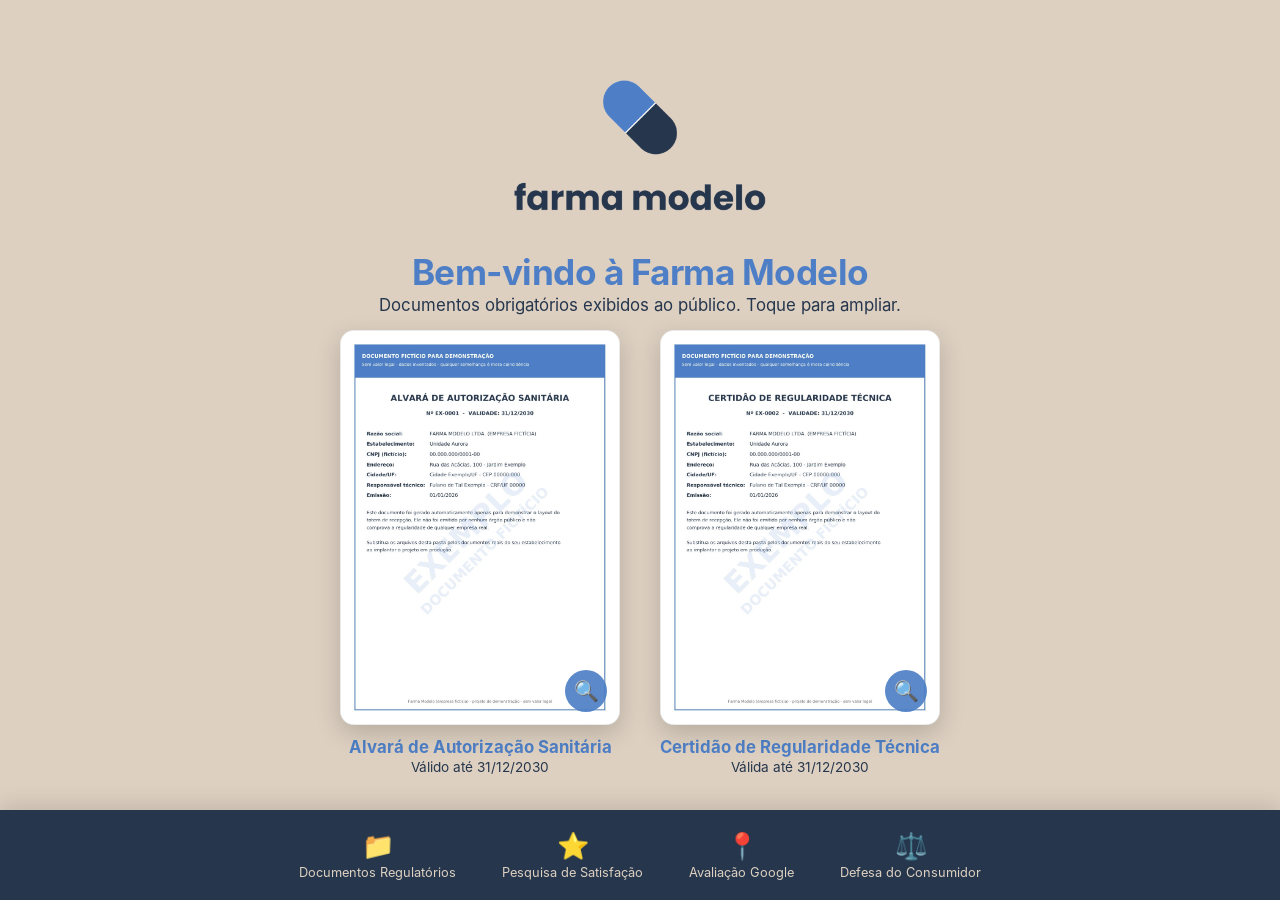
<file: index.html>
<!DOCTYPE html>
<html lang="pt-BR">

<head>
<meta charset="UTF-8">
<meta name="viewport" content="width=device-width, initial-scale=1.0">

<title>Farma Modelo x Cliente</title>

<link rel="stylesheet" href="css/style.css">
</head>

<script src="js/script.js"></script>

<script src="js/cursor.js"></script>

<body class="pagina-inicial">

<div class="container">

    <img src="imagens/logo.png"
         alt="Farma Modelo"
         class="logo">

    <h1>Bem-vindo à Farma Modelo</h1>

    <p class="subtitulo">
        Documentos obrigatórios exibidos ao público. Toque para ampliar.
    </p>

    <div class="documentos-destaque">

        <a class="documento-card"
           href="visualizar-pdf.html?arquivo=pdfs/principais/alvara-sanitario.pdf&origem=index.html">

            <div class="documento-moldura">
                <img src="imagens/miniaturas/alvara-sanitario.jpg"
                     alt="Alvará de Autorização Sanitária">
                <div class="documento-lupa">🔍</div>
            </div>

            <div class="documento-titulo">Alvará de Autorização Sanitária</div>
            <div class="documento-validade">Válido até 31/12/2030</div>

        </a>

        <a class="documento-card"
           href="visualizar-pdf.html?arquivo=pdfs/principais/certidao-regularidade.pdf&origem=index.html">

            <div class="documento-moldura">
                <img src="imagens/miniaturas/certidao-regularidade.jpg"
                     alt="Certidão de Regularidade Técnica">
                <div class="documento-lupa">🔍</div>
            </div>

            <div class="documento-titulo">Certidão de Regularidade Técnica</div>
            <div class="documento-validade">Válida até 31/12/2030</div>

        </a>

    </div>

</div>

<div class="barra-navegacao">

    <a class="nav-btn" href="documentos.html">
        <span class="nav-icone">📁</span>
        Documentos Regulatórios
    </a>

    <a class="nav-btn" href="pesquisa.html">
        <span class="nav-icone">⭐</span>
        Pesquisa de Satisfação
    </a>

    <button class="nav-btn" onclick="abrirQRCode()">
        <span class="nav-icone">📍</span>
        Avaliação Google
    </button>

    <a class="nav-btn" href="visualizar-pdf.html?arquivo=pdfs/cdc.pdf&origem=index.html">
        <span class="nav-icone">⚖️</span>
        Defesa do Consumidor
    </a>

</div>

<div id="modalQR" class="modal">

    <div class="modal-content">

        <h2>Avalie sua experiência</h2>

        <p>
            Escaneie o QR Code com a câmera do seu celular
            e deixe sua avaliação no Google.
        </p>

        <img src="imagens/qrcode.png"
             alt="QR Code Avaliação Google">

        <br>

        <button onclick="fecharQRCode()">
            Fechar
        </button>

    </div>

</div>

</body>
</html>
</file>
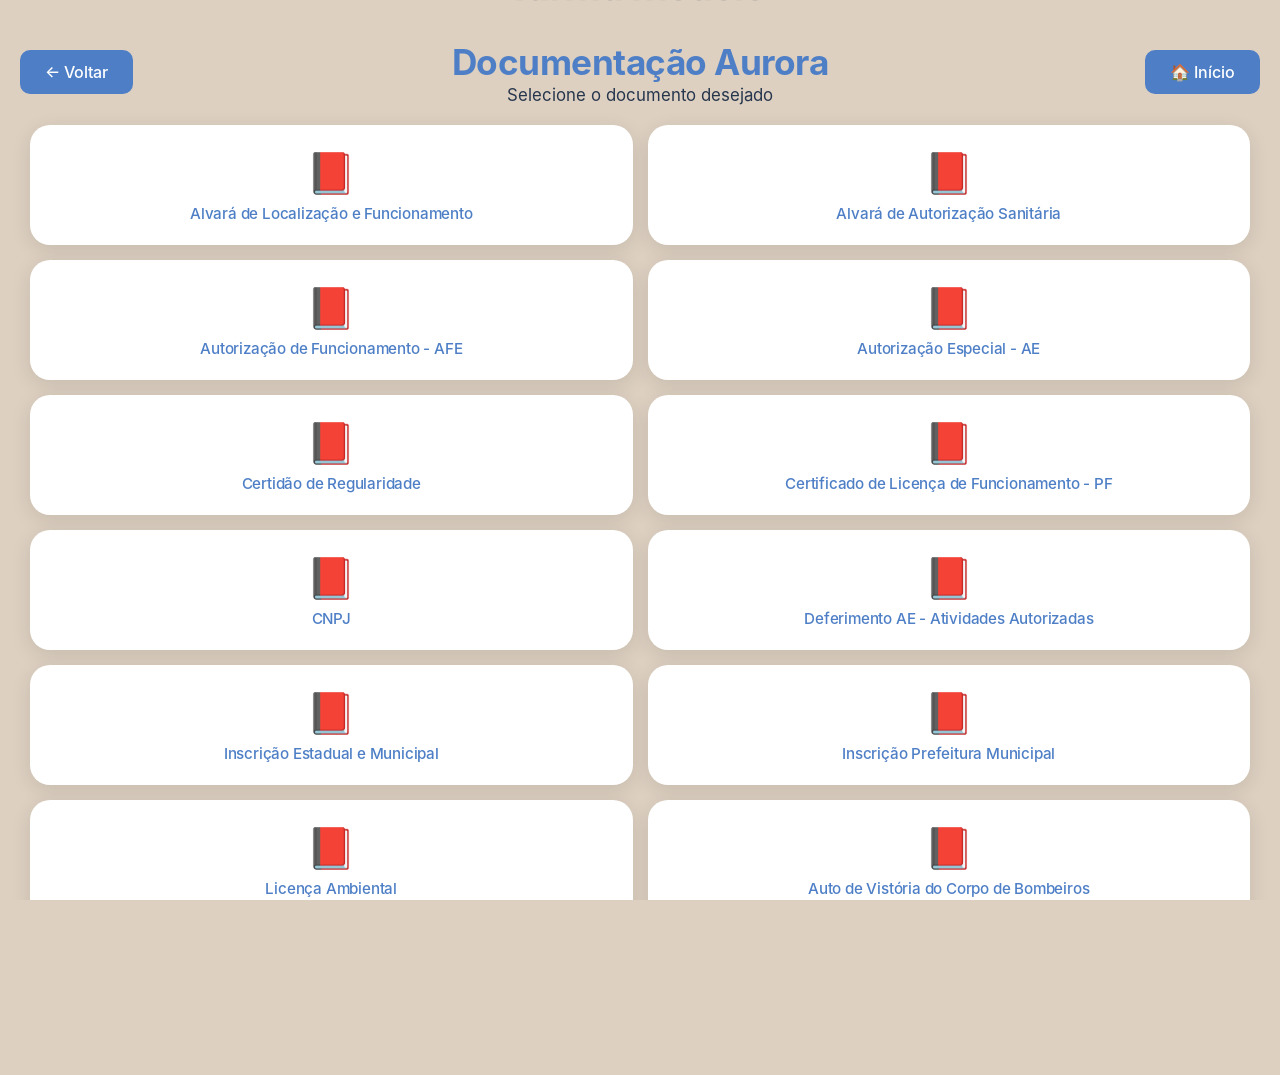
<file: aurora.html>
<!DOCTYPE html>
<html lang="pt-BR">

<head>

<meta charset="UTF-8">
<meta name="viewport" content="width=device-width, initial-scale=1.0">

<title>Documentação Aurora</title>

<link rel="stylesheet" href="css/style.css">

</head>

<script src="js/script.js"></script>

<script src="js/inatividade.js"></script>

<script src="js/cursor.js"></script>

<body>

<a href="documentos.html" class="botao-voltar">
    ← Voltar
</a>

<a href="index.html" class="botao-home">
    🏠 Início
</a>

<div class="container">

    <img src="imagens/logo.png"
         alt="Farma Modelo"
         class="logo">

    <h1>Documentação Aurora</h1>

    <p class="subtitulo">
        Selecione o documento desejado
    </p>

    <div class="documentos-grid">

        <a class="card"
           href="visualizar-pdf.html?arquivo=pdfs/aurora/alvara-funcionamento-aurora.pdf&origem=aurora.html">

            <div class="icone">📕</div>

            <div class="titulo">
                Alvará de Localização e Funcionamento
            </div>

        </a>

        <a class="card"
           href="visualizar-pdf.html?arquivo=pdfs/aurora/alvara-sanitario-aurora.pdf&origem=aurora.html">

            <div class="icone">📕</div>

            <div class="titulo">
                Alvará de Autorização Sanitária
            </div>

        </a>


        <a class="card"
           href="visualizar-pdf.html?arquivo=pdfs/aurora/autorizacao-afe-aurora.pdf&origem=aurora.html">

            <div class="icone">📕</div>

            <div class="titulo">
                Autorização de Funcionamento - AFE
            </div>

        </a>


        <a class="card"
           href="visualizar-pdf.html?arquivo=pdfs/aurora/autorizacao-especial-ae-aurora.pdf&origem=aurora.html">

            <div class="icone">📕</div>

            <div class="titulo">
                Autorização Especial - AE
            </div>

        </a>


        <a class="card"
           href="visualizar-pdf.html?arquivo=pdfs/aurora/certidao-regularidade-aurora.pdf&origem=aurora.html">

            <div class="icone">📕</div>

            <div class="titulo">
                Certidão de Regularidade
            </div>

        </a>


        <a class="card"
           href="visualizar-pdf.html?arquivo=pdfs/aurora/certificado-policia-federal-aurora.pdf&origem=aurora.html">

            <div class="icone">📕</div>

            <div class="titulo">
                Certificado de Licença de Funcionamento - PF
            </div>

        </a>


        <a class="card"
           href="visualizar-pdf.html?arquivo=pdfs/aurora/cnpj-aurora.pdf&origem=aurora.html">

            <div class="icone">📕</div>

            <div class="titulo">
                CNPJ
            </div>

        </a>


        <a class="card"
           href="visualizar-pdf.html?arquivo=pdfs/aurora/deferimento-ae-autorizadas.pdf&origem=aurora.html">
            <div class="icone">📕</div>

            <div class="titulo">
                Deferimento AE - Atividades Autorizadas
            </div>

        </a>


        <a class="card"
           href="visualizar-pdf.html?arquivo=pdfs/aurora/inscricao-municipal-estadual-aurora.pdf&origem=aurora.html">

            <div class="icone">📕</div>

            <div class="titulo">
                Inscrição Estadual e Municipal
            </div>

        </a>


        <a class="card"
           href="visualizar-pdf.html?arquivo=pdfs/aurora/inscricao-prefeitura-aurora.pdf&origem=aurora.html">

            <div class="icone">📕</div>

            <div class="titulo">
                Inscrição Prefeitura Municipal
            </div>

        </a>


        <a class="card"
           href="visualizar-pdf.html?arquivo=pdfs/aurora/licenca-ambiental-aurora.pdf&origem=aurora.html">

            <div class="icone">📕</div>

            <div class="titulo">
                Licença Ambiental
            </div>

        </a>


        <a class="card"
           href="visualizar-pdf.html?arquivo=pdfs/aurora/vistoria-bombeiro-aurora.pdf&origem=aurora.html">

            <div class="icone">📕</div>

            <div class="titulo">
                Auto de Vistória do Corpo de Bombeiros
            </div>

        </a>


        <a class="card"
           href="visualizar-pdf.html?arquivo=pdfs/aurora/protocolo-exercito-aurora.pdf&origem=aurora.html">

            <div class="icone">📕</div>

            <div class="titulo">
                 Protocolo de Revalidação do Exército
            </div>

        </a>


    </div>

</div>



</body>
</html>
</file>
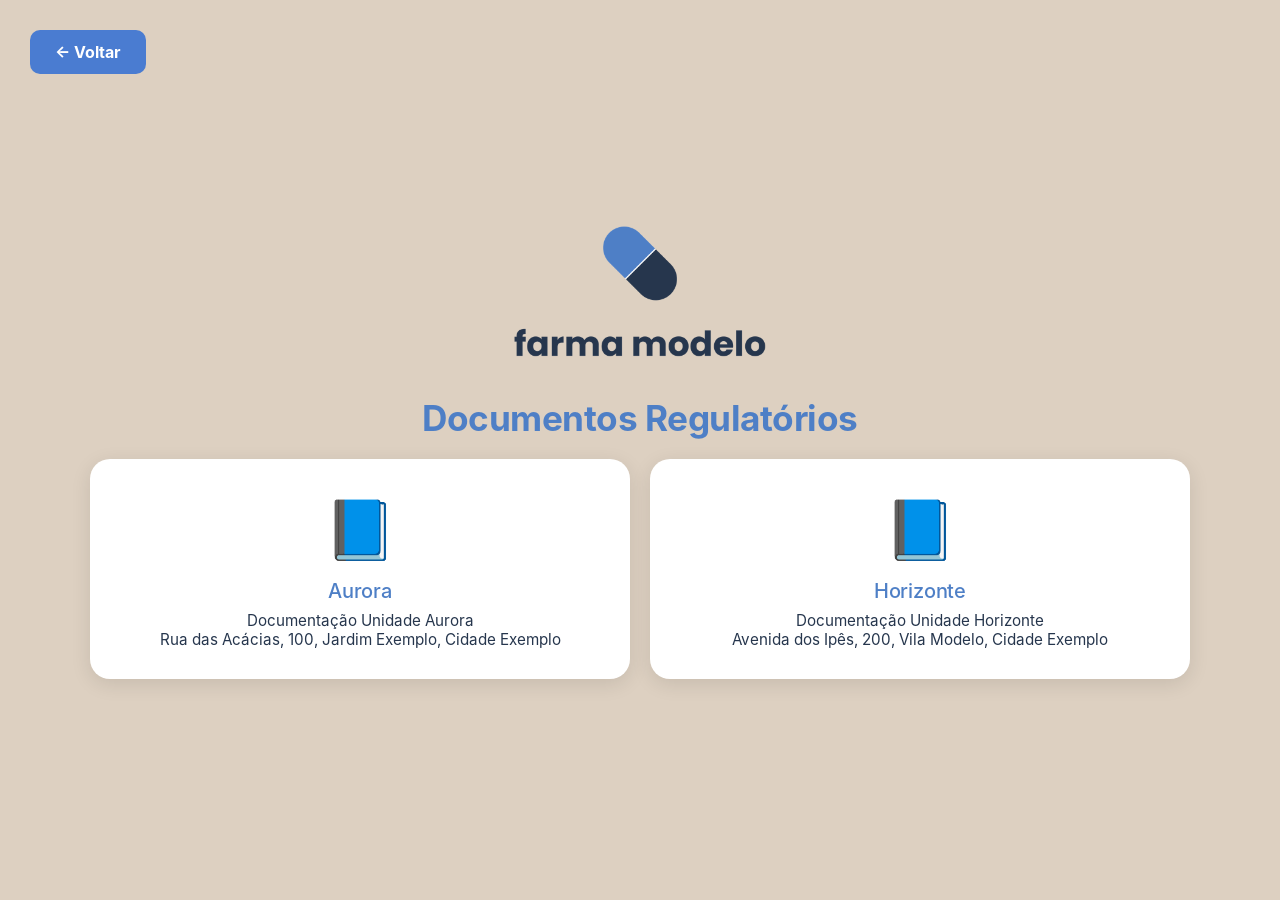
<file: documentos.html>
<!DOCTYPE html>
<html lang="pt-BR">
<head>

<meta charset="UTF-8">
<meta name="viewport" content="width=device-width, initial-scale=1.0">

<title>Documentos Regulatórios</title>

<link rel="stylesheet" href="css/style.css">

<style>

.botao-voltar{
    position:absolute;
    top:30px;
    left:30px;

    background:#4A7CD1;
    color:white;

    padding:12px 25px;

    border-radius:10px;

    text-decoration:none;

    font-weight:bold;
}

</style>

</head>

<script src="js/script.js"></script>

<script src="js/inatividade.js"></script>

<script src="js/cursor.js"></script>

<body>

<a href="index.html" class="botao-voltar">
    ← Voltar
</a>

<div class="container">

    <img src="imagens/logo.png"
         alt="Farma Modelo"
         class="logo">

    <h1>Documentos Regulatórios</h1>

    <p class="subtitulo">
     
    </p>

    <div class="cards">

       <a class="card" href="aurora.html">

    <div class="icone">📘</div>

    <div class="titulo">
        Aurora
    </div>

            <div class="descricao">
                Documentação Unidade Aurora <br>
                Rua das Acácias, 100, Jardim Exemplo, Cidade Exemplo
            </div>

        </a>

        <a class="card" href="horizonte.html">

    <div class="icone">📘</div>

    <div class="titulo">
        Horizonte
    </div>

            <div class="descricao">
                Documentação Unidade Horizonte <br>
                Avenida dos Ipês, 200, Vila Modelo, Cidade Exemplo
            </div>

        </a>

    </div>

</div>


</body>
</html>
</file>
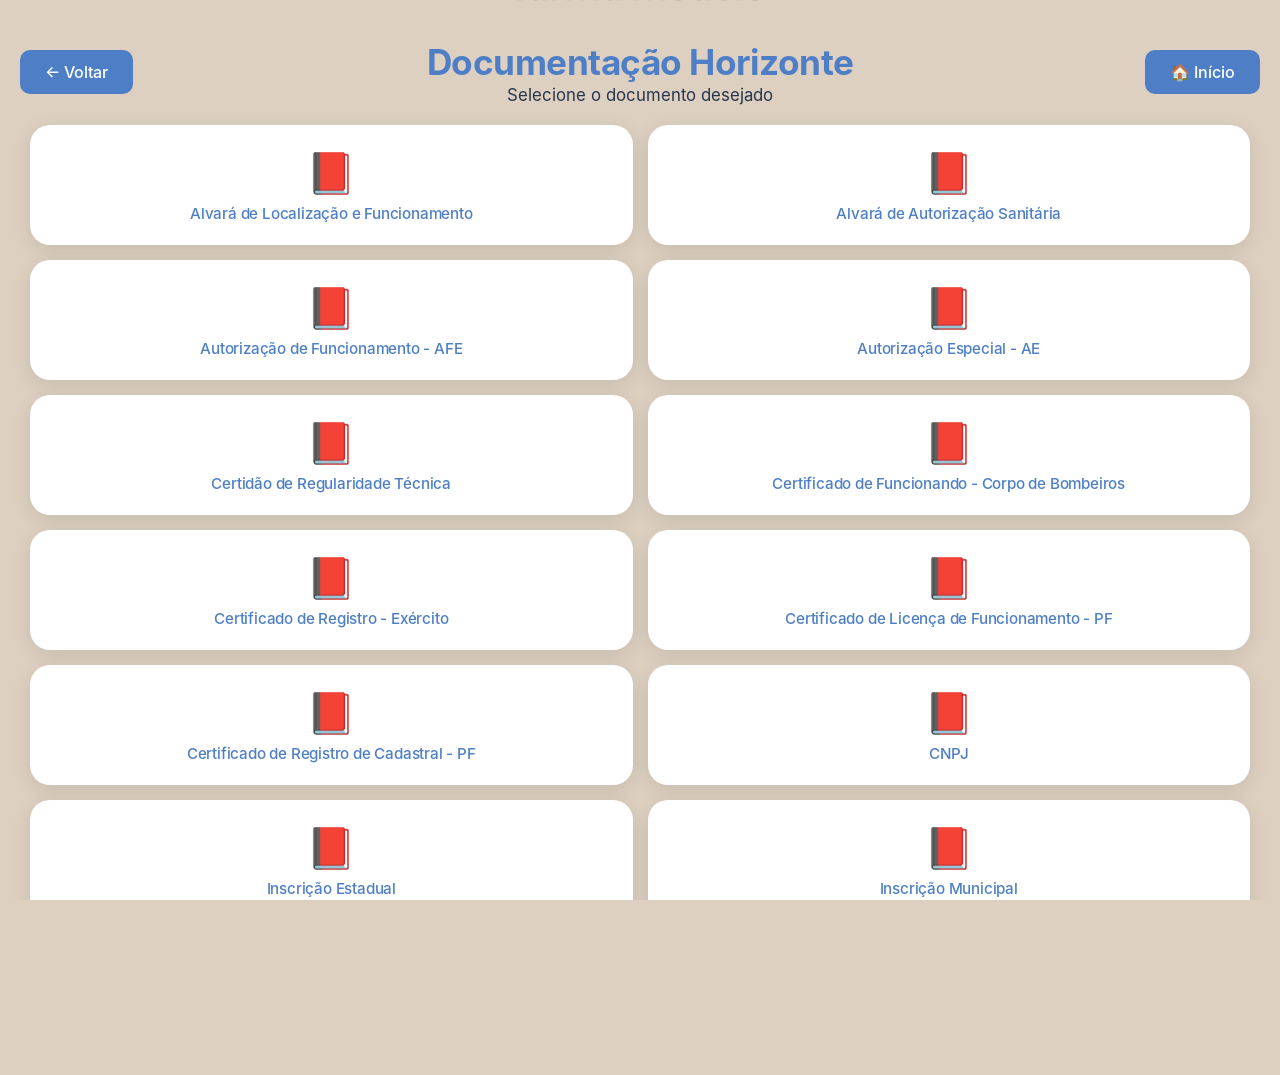
<file: horizonte.html>
<!DOCTYPE html>
<html lang="pt-BR">

<head>

<meta charset="UTF-8">
<meta name="viewport" content="width=device-width, initial-scale=1.0">

<title>Documentação Horizonte</title>

<link rel="stylesheet" href="css/style.css">

</head>

<script src="js/script.js"></script>

<script src="js/inatividade.js"></script>

<script src="js/cursor.js"></script>

<body>

<a href="documentos.html" class="botao-voltar">
    ← Voltar
</a>

<a href="index.html" class="botao-home">
    🏠 Início
</a>

<div class="container">

    <img src="imagens/logo.png"
         alt="Farma Modelo"
         class="logo">

    <h1>Documentação Horizonte</h1>

    <p class="subtitulo">
        Selecione o documento desejado
    </p>

    <div class="documentos-grid">

        <a class="card"
           href="visualizar-pdf.html?arquivo=pdfs/horizonte/alvara-funcionamento-horizonte.pdf&origem=horizonte.html">

            <div class="icone">📕</div>

            <div class="titulo">
                Alvará de Localização e Funcionamento
            </div>


        </a>

         <a class="card"
           href="visualizar-pdf.html?arquivo=pdfs/horizonte/alvara-sanitario-horizonte.pdf&origem=horizonte.html">

            <div class="icone">📕</div>

            <div class="titulo">
                Alvará de Autorização Sanitária
            </div>

        </a>


        <a class="card"
           href="visualizar-pdf.html?arquivo=pdfs/horizonte/autorizacao-afe-horizonte.pdf&origem=horizonte.html">

            <div class="icone">📕</div>

            <div class="titulo">
                Autorização de Funcionamento - AFE
            </div>

        </a>


        <a class="card"
           href="visualizar-pdf.html?arquivo=pdfs/horizonte/autorizacao-especial-ae-horizonte.pdf&origem=horizonte.html">

            <div class="icone">📕</div>

            <div class="titulo">
                Autorização Especial - AE
            </div>

        </a>


        <a class="card"
           href="visualizar-pdf.html?arquivo=pdfs/horizonte/certidao-regularidade-tecnica-horizonte.pdf&origem=horizonte.html">

            <div class="icone">📕</div>

            <div class="titulo">
                Certidão de Regularidade Técnica 
            </div>

        </a>


        <a class="card"
           href="visualizar-pdf.html?arquivo=pdfs/horizonte/certificado-bombeiros-horizonte.pdf&origem=horizonte.html">

            <div class="icone">📕</div>

            <div class="titulo">
                Certificado de Funcionando - Corpo de Bombeiros 
            </div>

        </a>


        <a class="card"
           href="visualizar-pdf.html?arquivo=pdfs/horizonte/certificado-exercito-horizonte.pdf&origem=horizonte.html">

            <div class="icone">📕</div>

            <div class="titulo">
                Certificado de Registro - Exército
            </div>

        </a>


        <a class="card"
           href="visualizar-pdf.html?arquivo=pdfs/horizonte/certificado-licenca-pf-horizonte.pdf&origem=horizonte.html">

            <div class="icone">📕</div>

            <div class="titulo">
                Certificado de Licença de Funcionamento - PF
            </div>

        </a>


         <a class="card"
           href="visualizar-pdf.html?arquivo=pdfs/horizonte/certificado-registro-pf-horizonte.pdf&origem=horizonte.html">

            <div class="icone">📕</div>

            <div class="titulo">
                Certificado de Registro de Cadastral - PF
            </div>

        </a>


         <a class="card"
           href="visualizar-pdf.html?arquivo=pdfs/horizonte/cnpj-horizonte.pdf&origem=horizonte.html">

            <div class="icone">📕</div>

            <div class="titulo">
                CNPJ
            </div>

        </a>


         <a class="card"
           href="visualizar-pdf.html?arquivo=pdfs/horizonte/inscricao-estadual-horizonte.pdf&origem=horizonte.html">

            <div class="icone">📕</div>

            <div class="titulo">
                Inscrição Estadual
            </div>

        </a>


        <a class="card"
           href="visualizar-pdf.html?arquivo=pdfs/horizonte/inscricao-municipal-horizonte.pdf&origem=horizonte.html">

            <div class="icone">📕</div>

            <div class="titulo">
                Inscrição Municipal
            </div>

        </a>


        <a class="card"
           href="visualizar-pdf.html?arquivo=pdfs/horizonte/licenca-ambiental-horizonte.pdf&origem=horizonte.html">

            <div class="icone">📕</div>

            <div class="titulo">
                Licença Ambiental
            </div>

        </a>

    </div>

</div>


</body>
</html>
</file>
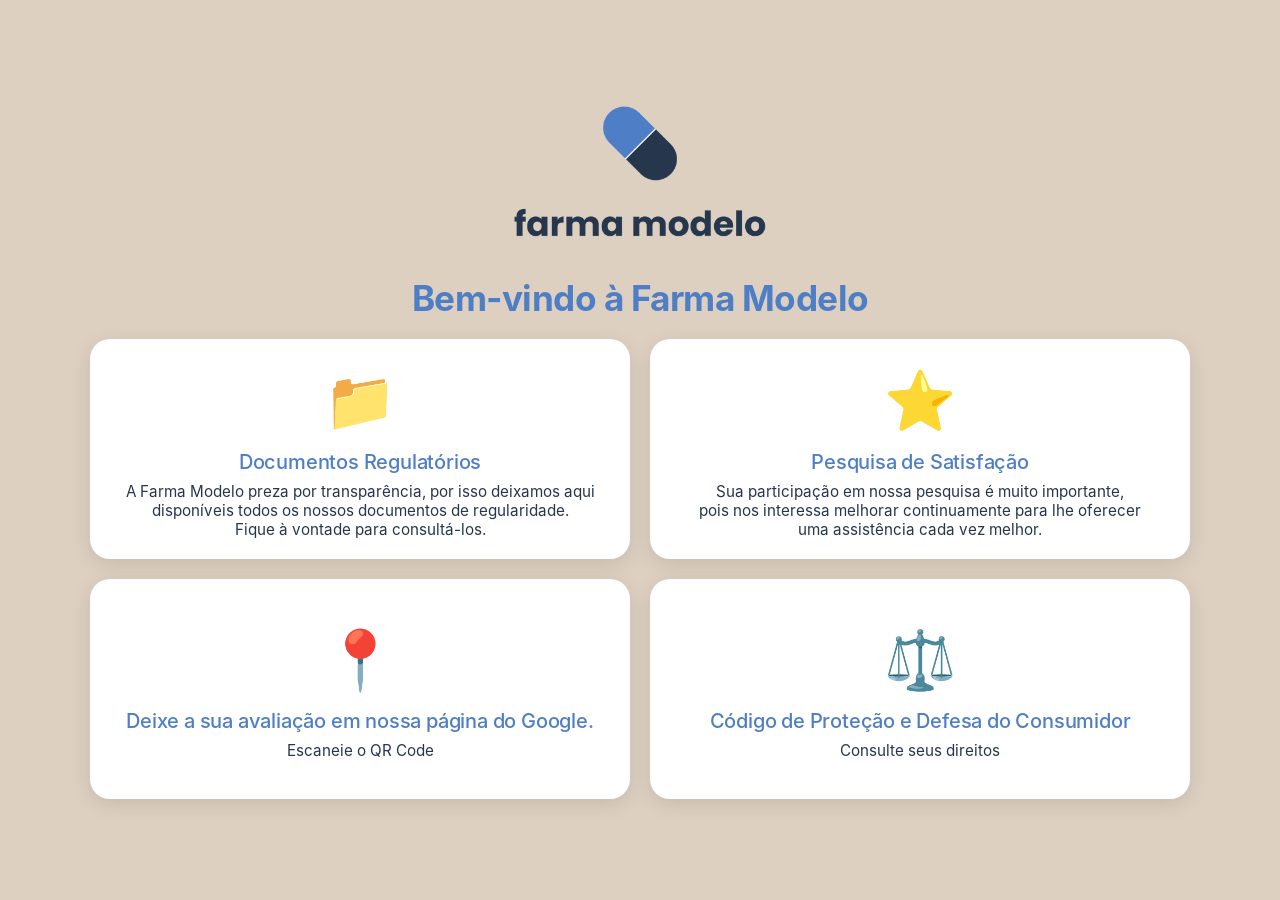
<file: index-2.html>
<!DOCTYPE html>
<html lang="pt-BR">

<head>
<meta charset="UTF-8">
<meta name="viewport" content="width=device-width, initial-scale=1.0">

<title>Farma Modelo x Cliente</title>

<link rel="stylesheet" href="css/style.css">
</head>

<script src="js/script.js"></script>

<script src="js/cursor.js"></script>

<body>

<div class="container">

    <img src="imagens/logo.png"
         alt="Farma Modelo"
         class="logo">

    <h1>Bem-vindo à Farma Modelo</h1>

    <p class="subtitulo">
        
    </p>

    <div class="cards">

        <a class="card" href="documentos.html">

            <div class="icone">📁</div>
            <div class="titulo">Documentos Regulatórios</div>
            <div class="descricao">
                A Farma Modelo preza por transparência, por isso deixamos aqui <br>
                 disponíveis todos os nossos documentos de regularidade. <br>
                 Fique à vontade para consultá-los.
            </div>

        </a>

        <a class="card"
   href="pesquisa.html">

            <div class="icone">⭐</div>
            <div class="titulo">Pesquisa de Satisfação</div>
            <div class="descricao">
                Sua participação em nossa pesquisa é muito importante, <br>
                 pois nos interessa melhorar continuamente para lhe oferecer <br>
                 uma assistência cada vez melhor.
            </div>

        </a>

        <button class="card"
                onclick="abrirQRCode()">

            <div class="icone">📍</div>
            <div class="titulo">Deixe a sua avaliação em nossa página do Google.</div>
            <div class="descricao">
                Escaneie o QR Code
            </div>

        </button>

        <a class="card"
   href="visualizar-pdf.html?arquivo=pdfs/cdc.pdf&origem=index.html">

            <div class="icone">⚖️</div>
            <div class="titulo">Código de Proteção e Defesa do Consumidor</div>
            <div class="descricao">
                Consulte seus direitos
            </div>

        </a>

    </div>

</div>

<div id="modalQR" class="modal">

    <div class="modal-content">

        <h2>Avalie sua experiência</h2>

        <p>
            Escaneie o QR Code com a câmera do seu celular
            e deixe sua avaliação no Google.
        </p>

        <img src="imagens/qrcode.png"
             alt="QR Code Avaliação Google">

        <br>

        <button onclick="fecharQRCode()">
            Fechar
        </button>

    </div>

</div>

</body>
</html>
</file>
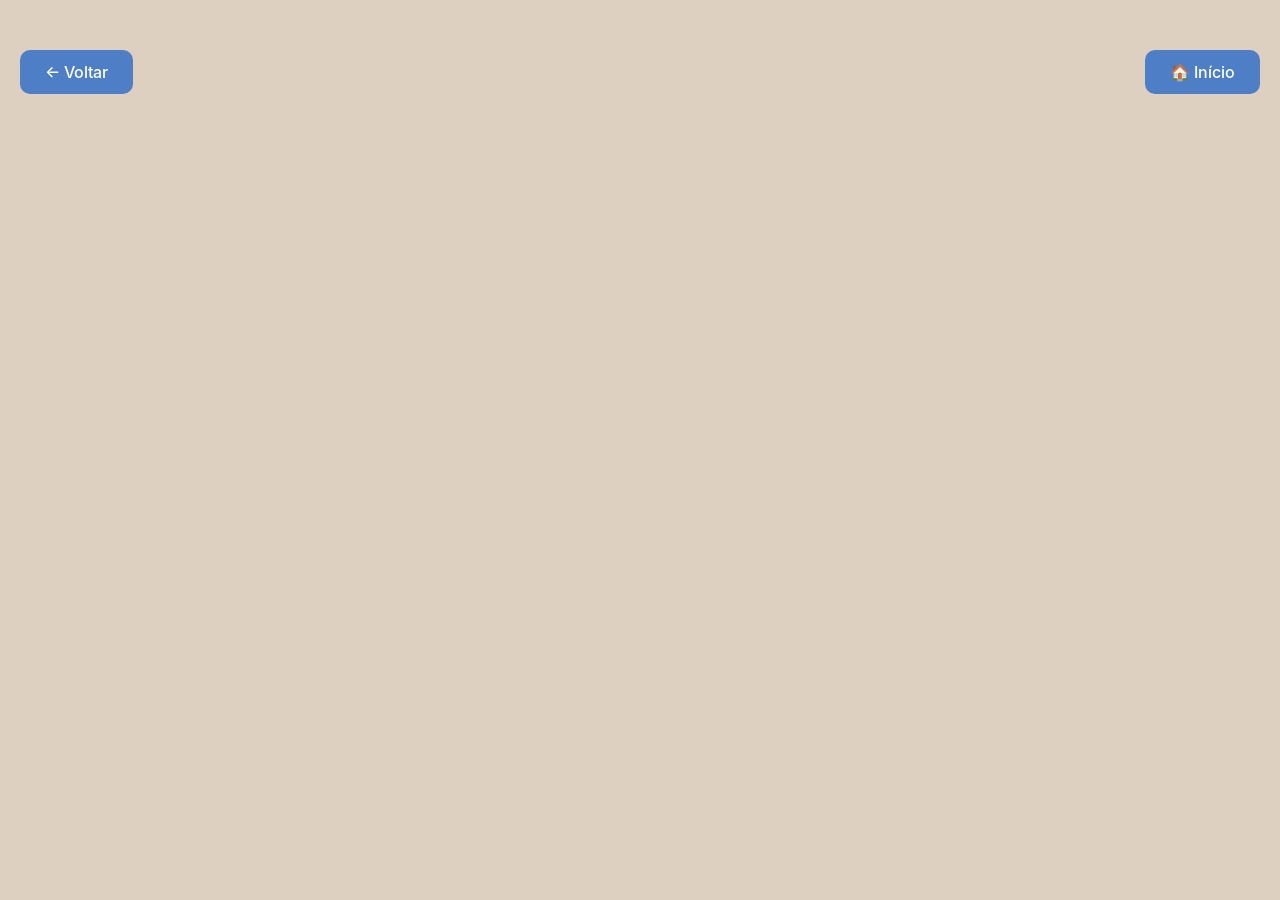
<file: pesquisa.html>
<!DOCTYPE html>
<html lang="pt-BR">

<head>
    <meta charset="UTF-8">
    <meta name="viewport" content="width=device-width, initial-scale=1.0">
    <title>Pesquisa de Satisfação</title>

    <link rel="stylesheet" href="css/style.css">

    <style>
        iframe {
            width: 100%;
            height: calc(100vh - 80px);
            margin-top: 80px;
            border: none;
        }
    </style>
</head>

<body>

    <a href="index.html" class="botao-voltar">
        ← Voltar
    </a>

    <a href="index.html" class="botao-home">
        🏠 Início
    </a>

    <!-- Substitua SEU_ID_DO_FORMULARIO pelo ID do seu Google Forms (ou outra URL de pesquisa) -->
    <iframe src="https://docs.google.com/forms/d/e/SEU_ID_DO_FORMULARIO/viewform?embedded=true">
    </iframe>

    <!-- SCRIPTS -->
    <script src="js/script.js"></script>
    <script src="js/inatividade.js"></script>
    <script src="js/cursor.js"></script>

</body>

</html>
</file>
<file: css/style.css>
/* ============================= */

/* FONTES */

/* ============================= */



@font-face {
    font-family: 'Inter';
    src: url('../fontes/Inter-Regular.otf') format('opentype');
    font-weight: 400;
    font-style: normal;
}

@font-face {
    font-family: 'Inter';
    src: url('../fontes/Inter-Medium.otf') format('opentype');
    font-weight: 500;
    font-style: normal;
}

@font-face {
    font-family: 'Inter';
    src: url('../fontes/Inter-Bold.otf') format('opentype');
    font-weight: 700;
    font-style: normal;
}

/* ============================= */

/* RESET */

/* ============================= */



*{

    margin:0;

    padding:0;

    box-sizing:border-box;

    font-family: 'Inter', Arial, sans-serif;

}



/* ============================= */

/* BODY */

/* ============================= */



html,

body{



    width:100vw;



    height:100vh;



    margin:0;



    padding:0;



    overflow:auto;



    box-sizing: border-box;



}



body{



    background:#DDD0C1;



    display:flex;



    justify-content:center;



    align-items:center;



    color:#4e7fc6;



    animation:fade .35s ease;

}



@keyframes fade{



    from{



        opacity:0;



    }



    to{



        opacity:1;



    }



}



/* ============================= */

/* CONTAINER */

/* ============================= */



.container{



    width:100%;



    max-width:1600px;



    text-align:center;



    padding:0px 30px 20px 30px;



}



/* ============================= */

/* LOGO */

/* ============================= */



.logo{



    width:730px;



    max-width:75%;



    margin-bottom:0;



    animation:logoEntrada 1s ease;



}



@keyframes logoEntrada{



    from{



        opacity:0;



        transform:translateY(-30px);



    }



    to{



        opacity:1;



        transform:translateY(0);



    }





}



/* ============================= */

/* TÍTULOS */

/* ============================= */



h1{



    font-family: 'Inter', Arial, sans-serif;
    font-weight: 700;

   

    font-size:2.2rem;



    font-weight:700;



    letter-spacing:-0.5px;

    margin-top: 10px;

    margin-bottom:2px;



    color:#4e7fc6;



}



.subtitulo{



    font-family: 'Inter', Arial, sans-serif;

   

    font-size:1.05rem;



    font-weight:400;



    color:#26364d;



    margin-bottom:5px;



}



/* ============================= */

/* GRID PRINCIPAL */

/* ============================= */



.cards{



    display:grid;



    grid-template-columns:repeat(2, 1fr);



    gap:20px;



    max-width:1100px;



    margin:20px auto;



}



/* ============================= */

/* CARDS */

/* ============================= */



.card{



    background:#ffffff;



    border:none;



    border-radius:20px;



    min-height:220px;



    width:100%;



    text-decoration:none;



    cursor:pointer;



    display:flex;



    flex-direction:column;



    justify-content:center;



    align-items:center;



    box-shadow:0 5px 20px rgba(0,0,0,.10);



    transition:.3s;



    opacity:0;



    transform:translateY(40px);



    animation:cardEntrada .6s ease forwards;



}



.card:hover{



    transform:translateY(-5px);



    box-shadow:0 12px 30px rgba(0,0,0,.15);



}



.card:active{



    transform:scale(.95);



}



/* ============================= */

/* ÍCONES */

/* ============================= */



.icone{



    width:80px;



    height:80px;



    display:flex;



    justify-content:center;



    align-items:center;



    font-size:58px;



    margin-bottom:10px;



}



/* ============================= */

/* TEXTO DOS CARDS */

/* ============================= */



.titulo{



    font-family: 'Inter', Arial, sans-serif;
    font-weight: 700;

   

    font-size:1.25rem;



    font-weight:500;



    letter-spacing:-0.2px;



    color:#4e7fc6;



    text-align:center;



}



.descricao{



    font-family: 'Inter', Arial, sans-serif;

   

    margin-top:8px;



    color:#26364d;



    text-align:center;



    font-size:0.95rem;



    font-weight:400;



}



/* ============================= */

/* DOCUMENTOS */

/* ============================= */



.documentos-grid{



    display:grid;



    grid-template-columns:repeat(2,1fr);



    gap:15px;



    margin-top:20px;



}



.documentos-grid .card{



    min-height:120px;



    padding:15px;



}



.documentos-grid .icone{



    width:auto;



    height:auto;



    font-size:40px;



    margin-bottom:8px;



}



.documentos-grid .titulo{



    font-size:0.95rem;



    line-height:1.2;



    font-weight:500;



}



/* ============================= */

/* BOTÃO VOLTAR */

/* ============================= */



.botao-voltar{



    position:fixed;



    top:50px;



    left:20px;



    background:#4e7fc6;



    color:white;



    text-decoration:none;



    padding:12px 25px;



    border-radius:10px;



    font-weight:500;



    z-index:999;



    transition:.3s;



}



.botao-home{



    position:fixed;



    top:50px;



    right:20px;



    background:#4e7fc6;



    color:white;



    text-decoration:none;



    padding:12px 25px;



    border-radius:10px;



    font-weight:500;



    z-index:999;



    transition:.3s;



}



.botao-voltar:hover{



    background:#4e7fc6;



}


/* ============================= */

/* MODAL QR CODE */

/* ============================= */



.modal{



    display:none;



    position:fixed;



    top:0;



    left:0;



    width:100%;



    height:100%;



    background:rgba(0,0,0,.7);



    justify-content:center;



    align-items:center;



    z-index:1000;



}



.modal-content{



    background:white;



    padding:30px;



    border-radius:20px;



    text-align:center;



    max-width:500px;



    width:90%;



}



.modal-content h2{



    margin-bottom:15px;



}



.modal-content p{



    margin-bottom:20px;



    color:#26364d;



}



.modal-content img{



    max-width:300px;



    width:100%;



}



.modal-content button{



    margin-top:20px;



    padding:12px 25px;



    border:none;



    border-radius:10px;



    background:#4e7fc6;



    color:white;



    cursor:pointer;



    font-size:16px;



}



.modal-content button:hover{



    background:#4e7fc6;



}



/* ============================= */

/* VISUALIZADOR PDF */

/* ============================= */



.pdf-container{



    position:fixed;



    top:0;



    left:0;



    width:100vw;



    height:100vh;



    overflow:hidden;



}



.pdf-frame{



    display:block;



    width:100%;



    height:100%;



    border:none;



    opacity:0;



    transition:.5s;



}



/* ============================= */

/* RODAPÉ */

/* ============================= */



.rodape{



    margin-top:40px;



    color:#26364d;



    font-size:14px;



}



/* ============================= */

/* RESPONSIVIDADE */

/* ============================= */



@media(max-width:900px){



    .cards{



        grid-template-columns:1fr;



    }



    .documentos-grid{



        grid-template-columns:1fr;



    }



    .card{



        min-height:180px;



    }



    .icone{



        font-size:48px;



    }



    h1{



        font-size:2rem;



    }



}



@media(max-width:600px){



    .logomarca{



        width:220px;



    }



    .titulo{



        font-size:1.1rem;



    }



    .descricao{



        font-size:.9rem;



    }



}



/* ============================= */

/* ANIMAÇÃO */

/* ============================= */



.card:nth-child(1){animation-delay:.1s;}

.card:nth-child(2){animation-delay:.2s;}

.card:nth-child(3){animation-delay:.3s;}

.card:nth-child(4){animation-delay:.4s;}



@keyframes cardEntrada{



    from{



        opacity:0;

        transform:translateY(40px);



    }



    to{



        opacity:1;

        transform:translateY(0);



    }



}



/*======================================

LOADING PDF

======================================*/



#loading{



    position:fixed;



    inset:0;



    background:#ffffff;



    display:flex;



    flex-direction:column;



    justify-content:center;



    align-items:center;



    z-index:99999;



    transition:opacity .8s ease;



}



.loading-logo{



    width:220px;



    margin-bottom:30px;



}



#nomeDocumento{



    font-size:24px;



    color:#1f3f75;



    margin-bottom:30px;



    text-align:center;



}



/*======================================

BARRA DE CARREGAMENTO

======================================*/



.loading-text{



    font-size:24px;



    color:#1f3f75;



    font-weight:600;



    margin-bottom:35px;



}



.barra{



    width:420px;



    max-width:75%;



    height:12px;



    background:#d8d8d8;



    border-radius:30px;



    overflow:hidden;



    position:relative;



}



.progresso{



    position:absolute;



    left:-35%;



    width:35%;



    height:100%;



    border-radius:30px;



    background:linear-gradient(

        90deg,

        transparent,

        #4A7CD1,

        #1f3f75,

        #4A7CD1,

        transparent

    );



    animation:carregando 1.8s linear infinite;



}



@keyframes carregando{



    from{



        left:-35%;



    }



    to{



        left:100%;



    }



}



.fadeOut{



    opacity:0;



}



.pdf-frame{



    width:100%;



    height:100%;



    border:none;



    opacity:0;



    transition:.5s;



}



.pdf-frame.mostrar{



    opacity:1;



} 



/* 1. Remove o efeito azul/cinza de destaque ao tocar na tela */
* {
  -webkit-tap-highlight-color: transparent;
  user-select: none; /* Impede que o usuário selecione/grile textos ao segurar o dedo */
}

/* 2. Garante toque fluido nos cards e botões */
.card, .botao-voltar, .botao-home, .documento-card, .nav-btn {
  touch-action: manipulation; /* Elimina o atraso (delay) de 300ms do clique via toque */
}

/* ============================= */
/* DOCUMENTOS EM DESTAQUE (HOME) */
/* ============================= */

.documentos-destaque{
    display:flex;
    justify-content:center;
    align-items:flex-start;
    gap:40px;
    flex-wrap:wrap;
    margin:15px auto 10px auto;
}

.documento-card{
    display:flex;
    flex-direction:column;
    align-items:center;
    text-decoration:none;
    cursor:pointer;
    width:280px;
    transition:.3s;
    opacity:0;
    transform:translateY(40px);
    animation:cardEntrada .6s ease forwards;
}

.documento-card:hover{
    transform:translateY(-6px);
}

.documento-card:active{
    transform:scale(.96);
}

.documento-moldura{
    position:relative;
    width:100%;
    border-radius:14px;
    overflow:hidden;
    box-shadow:0 8px 25px rgba(0,0,0,.18);
    background:#fff;
    border:1px solid rgba(0,0,0,.08);
}

.documento-moldura img{
    display:block;
    width:100%;
    height:auto;
}

.documento-lupa{
    position:absolute;
    right:12px;
    bottom:12px;
    background:rgba(78,127,198,.92);
    color:#fff;
    width:42px;
    height:42px;
    border-radius:50%;
    display:flex;
    align-items:center;
    justify-content:center;
    font-size:20px;
}

.documento-titulo{
    margin-top:12px;
    font-family: 'Inter', Arial, sans-serif;
    font-weight: 700;
    font-size:1.05rem;
    color:#4e7fc6;
    text-align:center;
}

.documento-validade{
    margin-top:2px;
    font-size:.85rem;
    color:#26364d;
}

/* ============================= */
/* BARRA DE NAVEGAÇÃO (RODAPÉ)   */
/* ============================= */

body.pagina-inicial .container{
    padding-bottom:80px;
}

.barra-navegacao{
    position:fixed;
    left:0;
    bottom:0;
    width:100%;
    background:#26364D;
    box-shadow:0 -5px 20px rgba(0,0,0,.12);
    display:flex;
    justify-content:center;
    gap:10px;
    padding:12px 20px;
    z-index:999;
}

.nav-btn{
    display:flex;
    flex-direction:column;
    align-items:center;
    justify-content:center;
    gap:4px;
    background:none;
    border:none;
    text-decoration:none;
    color:#DED1C1;
    font-family: 'Inter', Arial, sans-serif;
    font-size:.8rem;
    padding:8px 18px;
    border-radius:12px;
    cursor:pointer;
    transition:.25s;
    min-width:110px;
    text-align:center;
}

.nav-btn .nav-icone{
    font-size:26px;
}

.nav-btn:hover{
    background:#f1f0ec;
}

.nav-btn:active{
    transform:scale(.93);
}

@media(max-width:900px){

    .documentos-destaque{
        flex-direction:column;
        align-items:center;
    }

    .barra-navegacao{
        flex-wrap:wrap;
        gap:4px;
    }

    .nav-btn{
        min-width:80px;
        font-size:.72rem;
        padding:6px 10px;
    }

}

@media(max-width:600px){

    .documento-card{
        width:90%;
        max-width:320px;
    }

}
</file>
